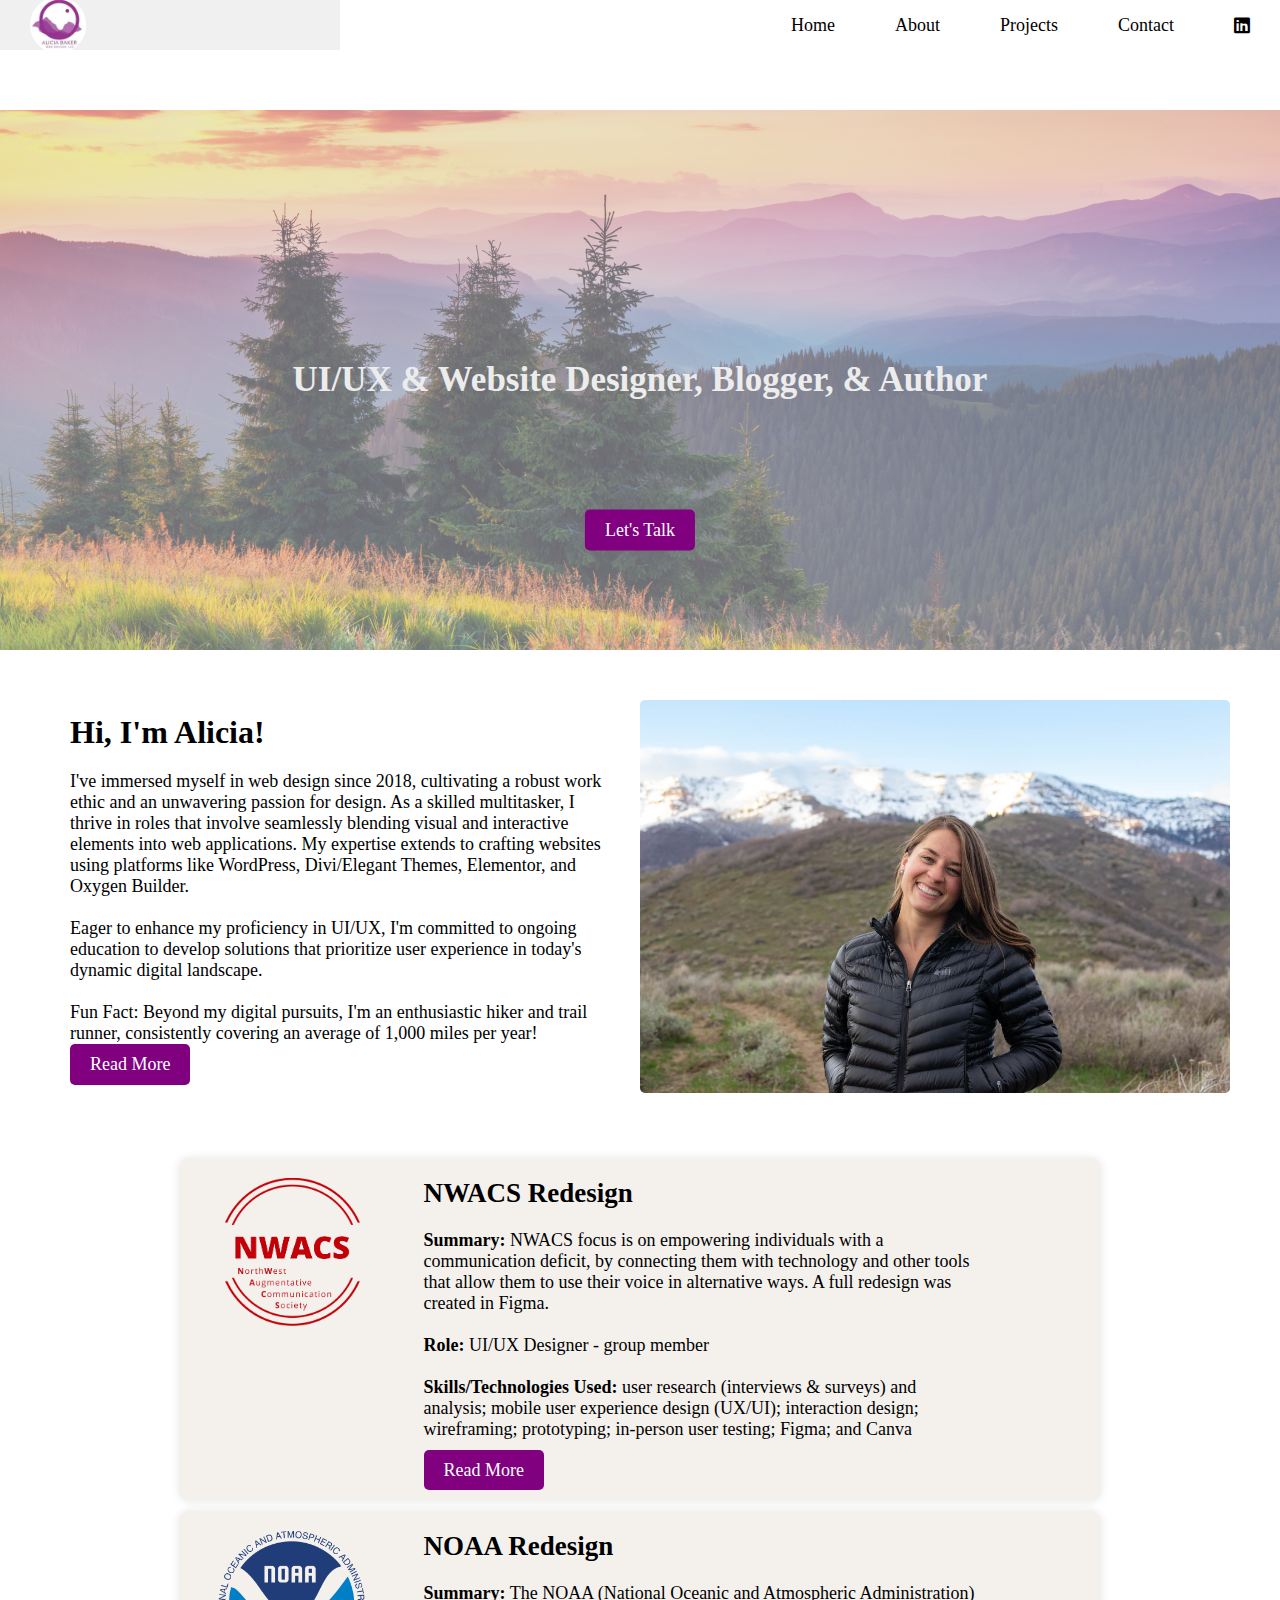
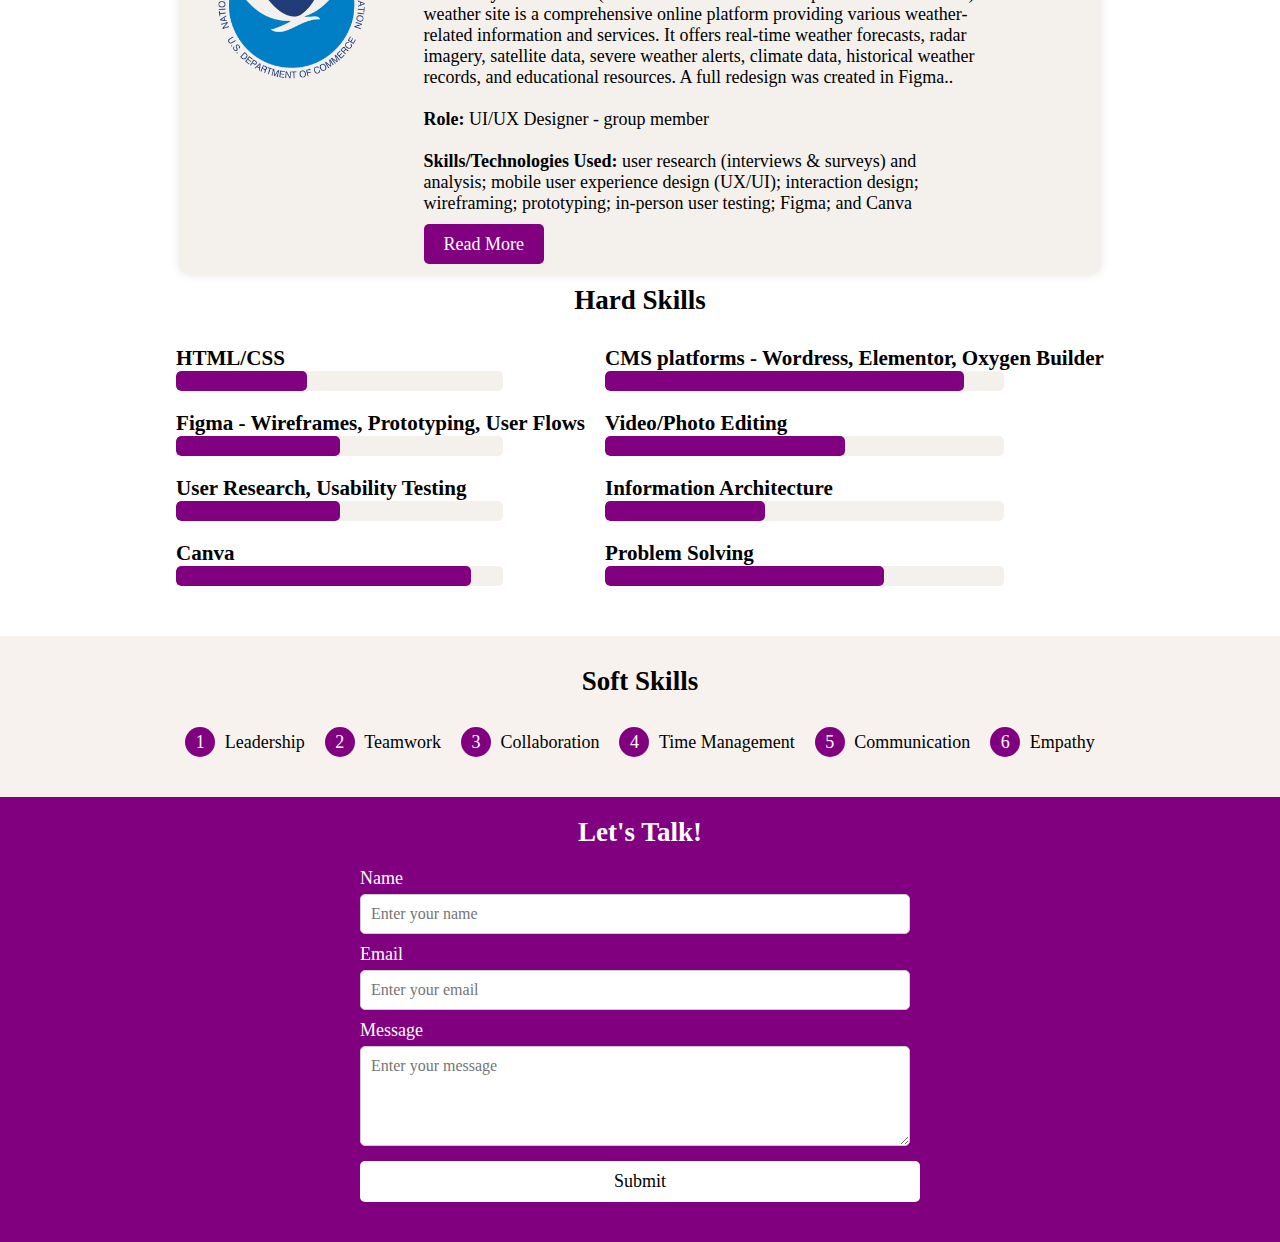
<file: index.html>
<!DOCTYPE html>
<html>
<head>
  <meta name="viewport" content="width=device-width, initial-scale=1.0">
  <link href="css/style.css" type="text/css" rel="stylesheet"> 
  <link href="css/index.css" type="text/css" rel="stylesheet">
  <link rel="stylesheet" href="https://cdnjs.cloudflare.com/ajax/libs/font-awesome/6.0.0-beta3/css/all.min.css">

</head>
<body>
<!-- NAV/HERO SECTION--> 
  <header class="header-main">
    
    <!-- MOBILE MENU -->
    <nav>
      <ul class="sidebar">
        <li onclick=hideSidebar()><a href="#"><svg xmlns="http://www.w3.org/2000/svg" height="26" viewBox="0 96 960 960" width="26"><path d="m249 849-42-42 231-231-231-231 42-42 231 231 231-231 42 42-231 231 231 231-42 42-231-231-231 231Z"/></svg></a></li>
        <li><a href="#">Home</a></li>
        <li><a href="#">About</a></li>
        <li><a href="case-study-1.html">Projects</a></li>
        <li><a href="#">Contact</a></li>
        <li><a href="https://www.linkedin.com/in/alicia-baker/" class="social-icon"><i class="fab fa-linkedin"></i></a></li>

      </ul>
      <!-- REG MENU -->
      <ul>
        <li><a href="#"><img src="images/ab-logo-circle.png" alt="Logo" width="20%"></a></li>
        <li class="hideOnMobile"><a href="#">Home</a></li>
        <li class="hideOnMobile"><a href="#">About</a></li>
        <li class="hideOnMobile"><a href="case-study-1.html">Projects</a></li>
        <li class="hideOnMobile"><a href="#">Contact</a></li>
        <li><a href="https://www.linkedin.com/in/alicia-baker/" class="social-icon"><i class="fab fa-linkedin"></i></a></li>

        <li class="menu-button" onclick=showSidebar()><a href="#"><svg xmlns="http://www.w3.org/2000/svg" height="26" viewBox="0 96 960 960" width="26"><path d="M120 816v-60h720v60H120Zm0-210v-60h720v60H120Zm0-210v-60h720v60H120Z"/></svg></a></li>
      </ul>
    </nav>
  
      <!-- HERO IMAGE -->
      <main>
        <div class="main-intro">
          <div class="overlay"></div>
          <h1>UI/UX & Website Designer, Blogger, & Author</h1>
          <a href="#" class="cta-button">Let's Talk</a>
        </div>

<!-- ABOUT SECTION--> 
<div class="home-page"></div>
        <div class="container-about">
          <section class="text-and-image">
            <div class="text">
              <h2>Hi, I'm Alicia!</h2>
              <p>I've immersed myself in web design since 2018, cultivating a robust work ethic and an unwavering passion for design. As a skilled multitasker, I thrive in roles that involve seamlessly blending visual and interactive elements into web applications. My expertise extends to crafting websites using platforms like WordPress, Divi/Elegant Themes, Elementor, and Oxygen Builder.<br>

                <br>Eager to enhance my proficiency in UI/UX, I'm committed to ongoing education to develop solutions that prioritize user experience in today's dynamic digital landscape.<br>
                
                <br>Fun Fact: Beyond my digital pursuits, I'm an enthusiastic hiker and trail runner, consistently covering an average of 1,000 miles per year!<br></p>
                <a href="about.html" class="learn-button">Read More</a>
              </div>
          
            <div class="image">
              <img src="images/alicia.jpg" alt="Alicia"> 
            </div>
          </section>
        </div>


<!-- CASE STUDIES SECTION--> 
      <div class="container-cs">
        <div class="card">
          <div class="card-image"><img src="images/nwacs.png" alt="NWACS"></div> 
          <div class="content">
            <h2>NWACS Redesign</h2>
            <p><br><b>Summary:</b> NWACS focus is on empowering individuals with a communication deficit, by connecting them with technology and other tools that allow them to use their voice in alternative ways. A full redesign was created in Figma.</b><br>
    <br><b>Role:</b> UI/UX Designer - group member<br>
    <br><b>Skills/Technologies Used:</b> user research (interviews & surveys) and analysis; mobile user experience design (UX/UI); interaction design; wireframing; prototyping; in-person user testing; Figma; and Canva<br></p>
            <a href="case-study-1.html" class="purple-button">Read More</a>
          </div>
        </div>
      </div>

    


      <div class="container-cs">
        <div class="card">
          <div class="card-image"><img src="images/noaa.png" alt="NOAA"></div>
          <div class="content">
            <h2>NOAA Redesign</h2>
            <p><br><b>Summary:</b> The NOAA (National Oceanic and Atmospheric Administration) weather site is a comprehensive online platform providing various weather-related information and services. It offers real-time weather forecasts, radar imagery, satellite data, severe weather alerts, climate data, historical weather records, and educational resources. A full redesign was created in Figma..</b><br>
    <br><b>Role:</b> UI/UX Designer - group member<br>
    <br><b>Skills/Technologies Used:</b> user research (interviews & surveys) and analysis; mobile user experience design (UX/UI); interaction design; wireframing; prototyping; in-person user testing; Figma; and Canva<br></p>
            <a href="case-study-2.html" class="purple-button">Read More</a>
          </div>
        </div>
      </div>
  
</div>

<!-- HARD SKILLS SECTION--> 
<h2 class="skills-title">Hard Skills</h2>
<div class="container-skills">
  <div class="column">
    <div class="progress-container">
      <h3>HTML/CSS</h3>
      <div class="progress-bar" style="width: 80%;">
        <div class="progress" style="width: 40%;"></div>
      </div>
    </div>
    <div class="progress-container">
      <h3>Figma - Wireframes, Prototyping, User Flows</h3>
      <div class="progress-bar" style="width: 80%;">
        <div class="progress" style="width: 50%;"></div>
      </div>
    </div>
    <div class="progress-container">
      <h3>User Research, Usability Testing</h3>
      <div class="progress-bar" style="width: 80%;">
        <div class="progress" style="width: 50%;"></div>
      </div>
    </div>
    <div class="progress-container">
      <h3>Canva</h3>
      <div class="progress-bar" style="width: 80%;">
        <div class="progress" style="width: 90%;"></div>
      </div>
    </div>
  </div>
  <div class="column">
    <div class="progress-container">
      <h3>CMS platforms - Wordress, Elementor, Oxygen Builder</h3>
      <div class="progress-bar" style="width: 80%;">
        <div class="progress" style="width: 90%;"></div>
      </div>
    </div>
    <div class="progress-container">
      <h3>Video/Photo Editing</h3>
      <div class="progress-bar" style="width: 80%;">
        <div class="progress" style="width: 60%;"></div>
      </div>
    </div>
    <div class="progress-container">
      <h3>Information Architecture</h3>
      <div class="progress-bar" style="width: 80%;">
        <div class="progress" style="width: 40%;"></div>
      </div>
    </div>
    <div class="progress-container">
      <h3>Problem Solving</h3>
      <div class="progress-bar" style="width: 80%;">
        <div class="progress" style="width: 70%;"></div>
      </div>
    </div>
  </div>
</div>

<!-- SOFT SKILLS SECTION--> 

<section class="skills-section">
  <h2>Soft Skills</h2>
  <div class="skills-container">
      <div class="skill">
          <span class="skill-number">1</span>
          <span class="skill-name">Leadership</span>
      </div>
      <div class="skill">
          <span class="skill-number">2</span>
          <span class="skill-name">Teamwork</span>
      </div>
      <div class="skill">
          <span class="skill-number">3</span>
          <span class="skill-name">Collaboration</span>
      </div>
      <div class="skill">
          <span class="skill-number">4</span>
          <span class="skill-name">Time Management</span>
      </div>
      <div class="skill">
          <span class="skill-number">5</span>
          <span class="skill-name">Communication</span>
      </div>
      <div class="skill">
          <span class="skill-number">6</span>
          <span class="skill-name">Empathy</span>
      </div>
  </div>
</section>
</main>

<!-- FORM SECTION--> 
<div class="form-container">
  <h2 class="form-title">Let's Talk!</h2>
  <form class="full-width-form">
    <label for="name">Name</label>
    <input type="text" id="name" name="name" placeholder="Enter your name">

    <label for="email">Email</label>
    <input type="email" id="email" name="email" placeholder="Enter your email">

    <label for="message">Message</label>
    <textarea id="message" name="message" placeholder="Enter your message"></textarea>

    <button type="submit">Submit</button>
  </form>
</div>
</div>

<!-- MENU FUNCTION -->
<script>
  function showSidebar(){
    const sidebar = document.querySelector('.sidebar')
    sidebar.style.display = 'flex'
  }
  function hideSidebar(){
    const sidebar = document.querySelector('.sidebar')
    sidebar.style.display = 'none'
  }
</script>
</body>
</html>
</file>
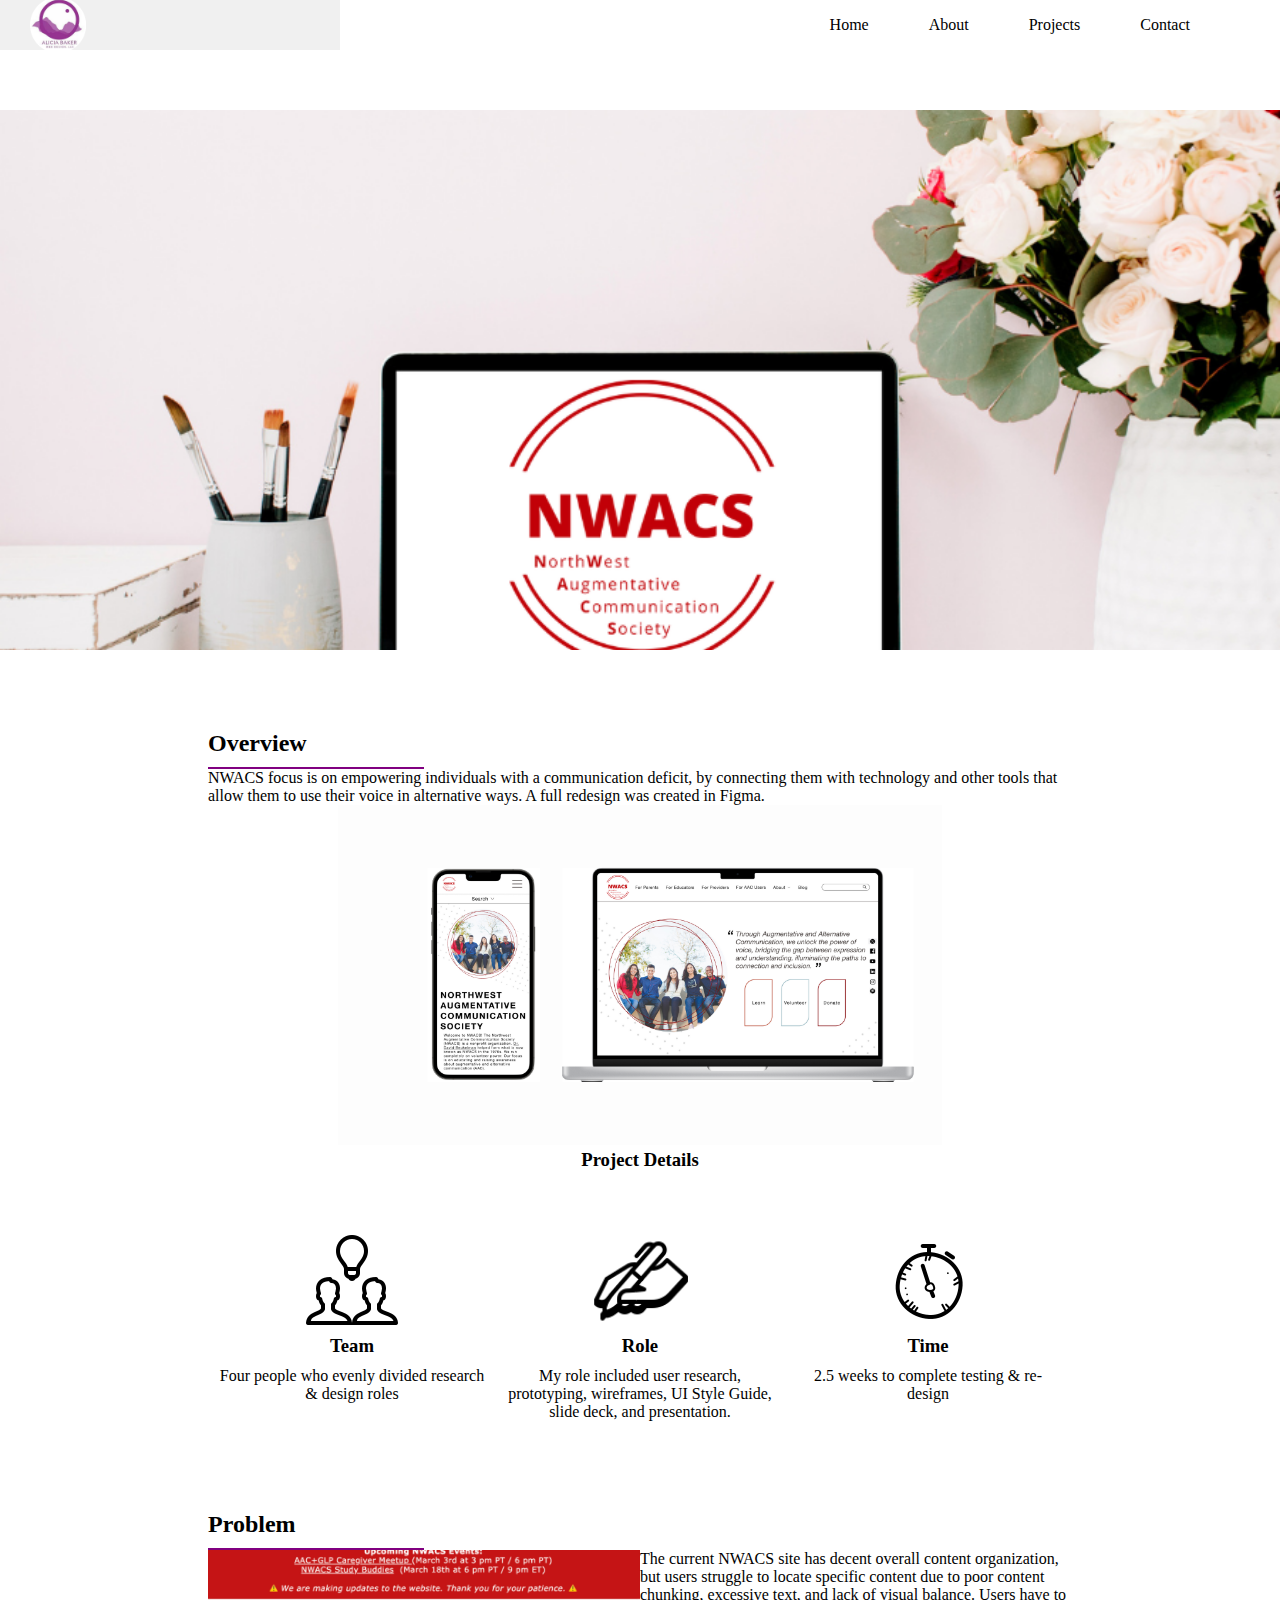
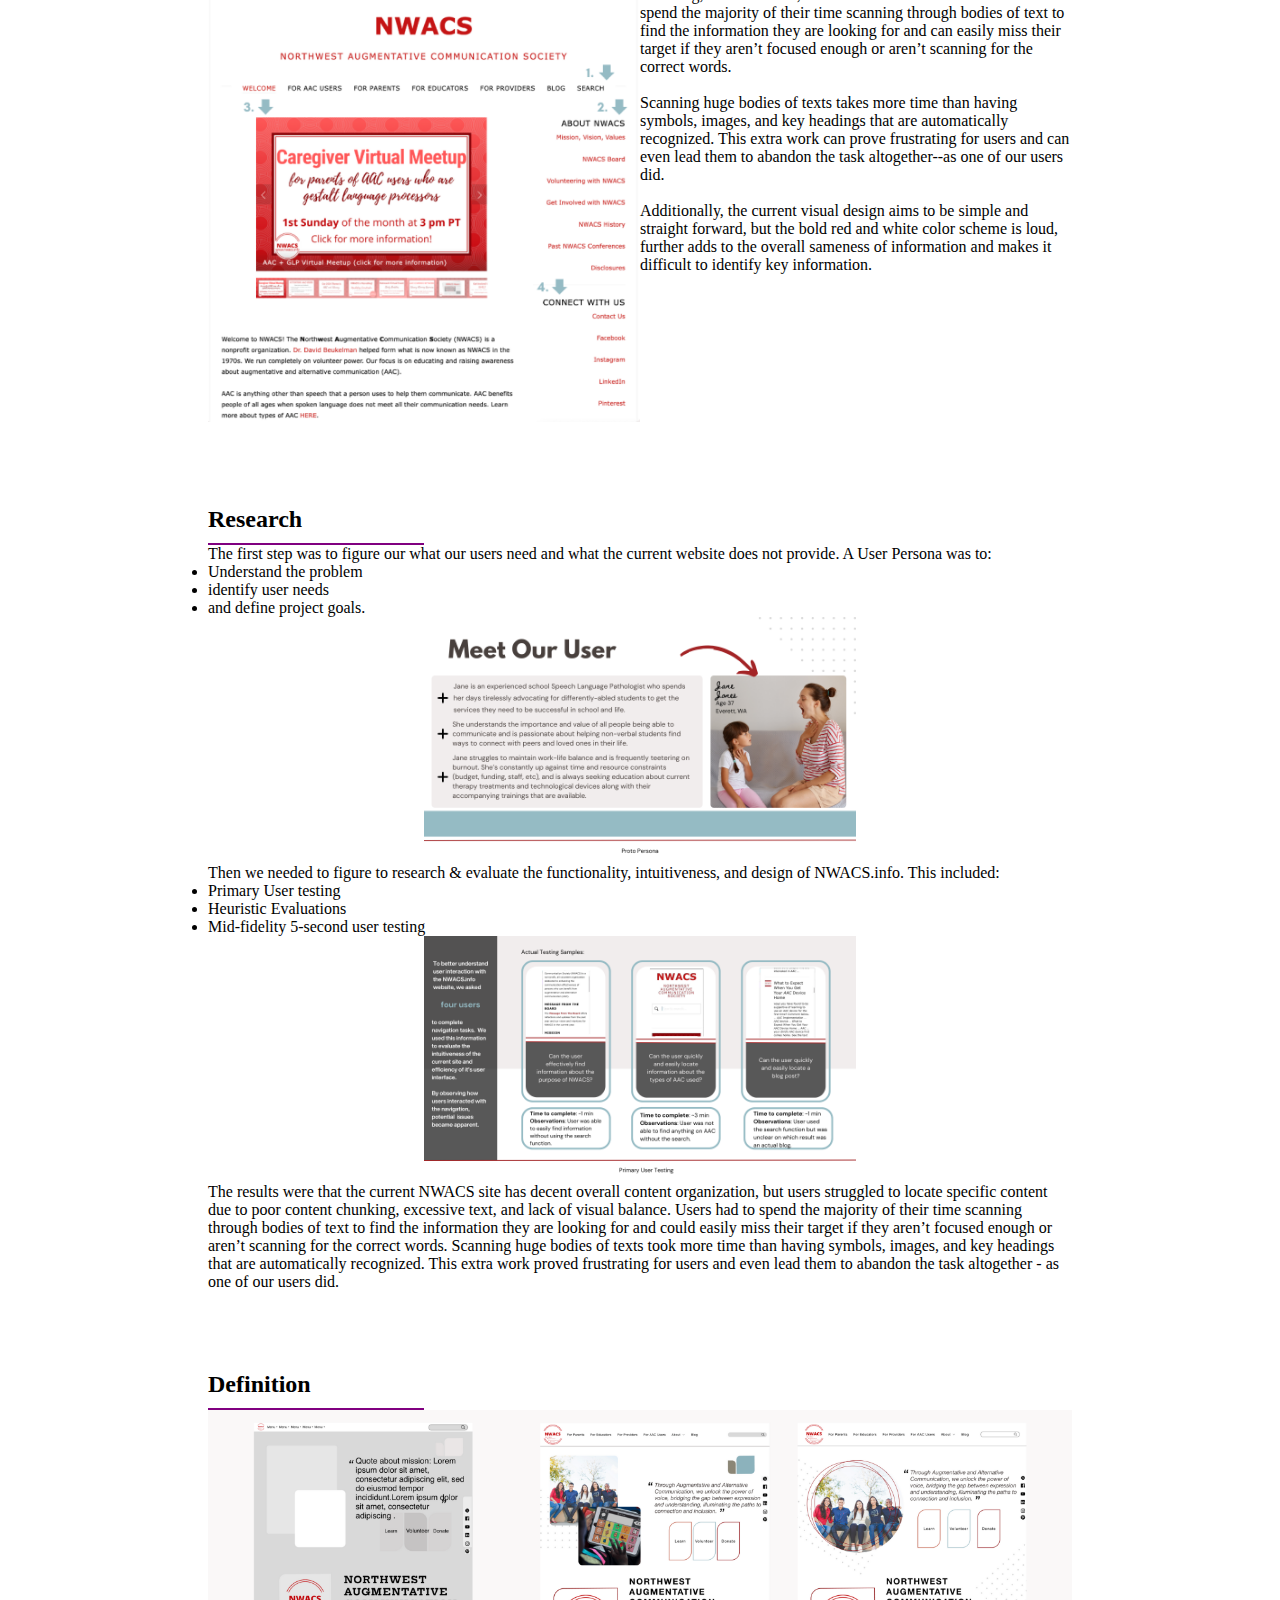
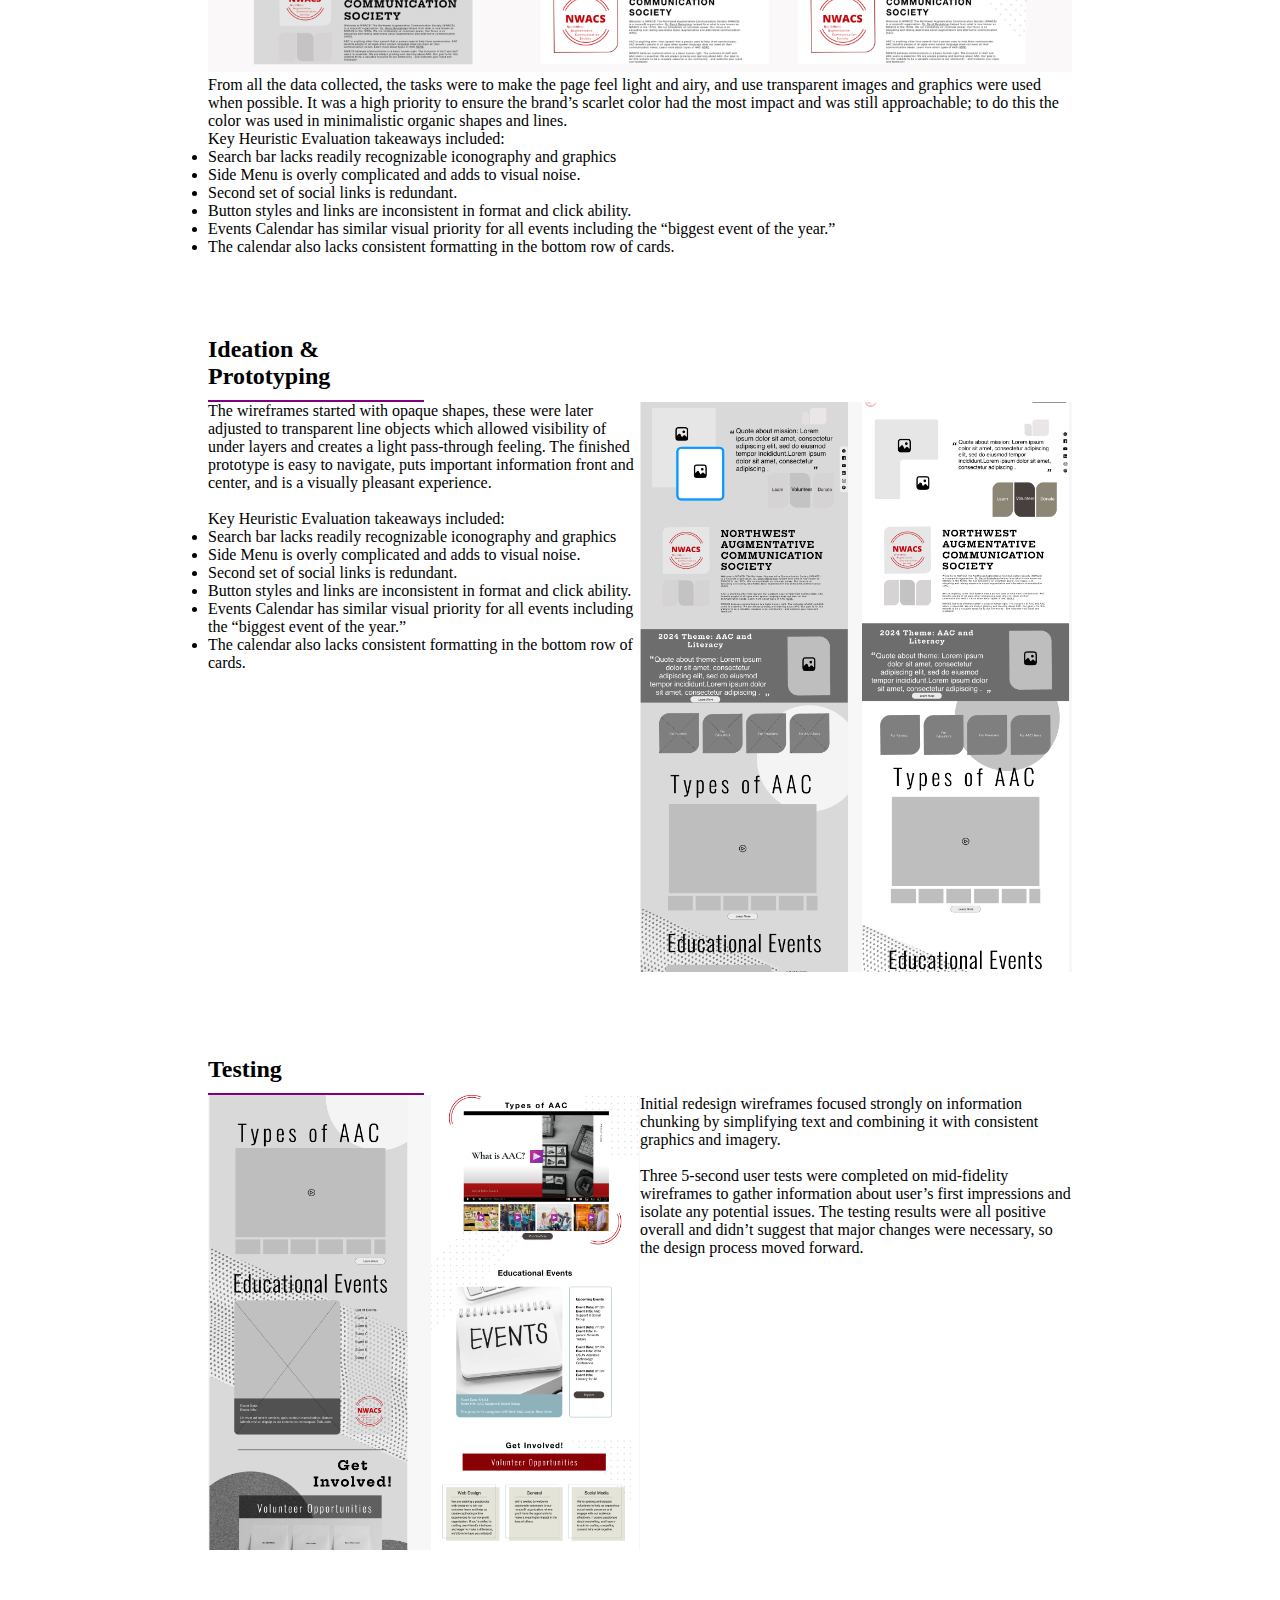
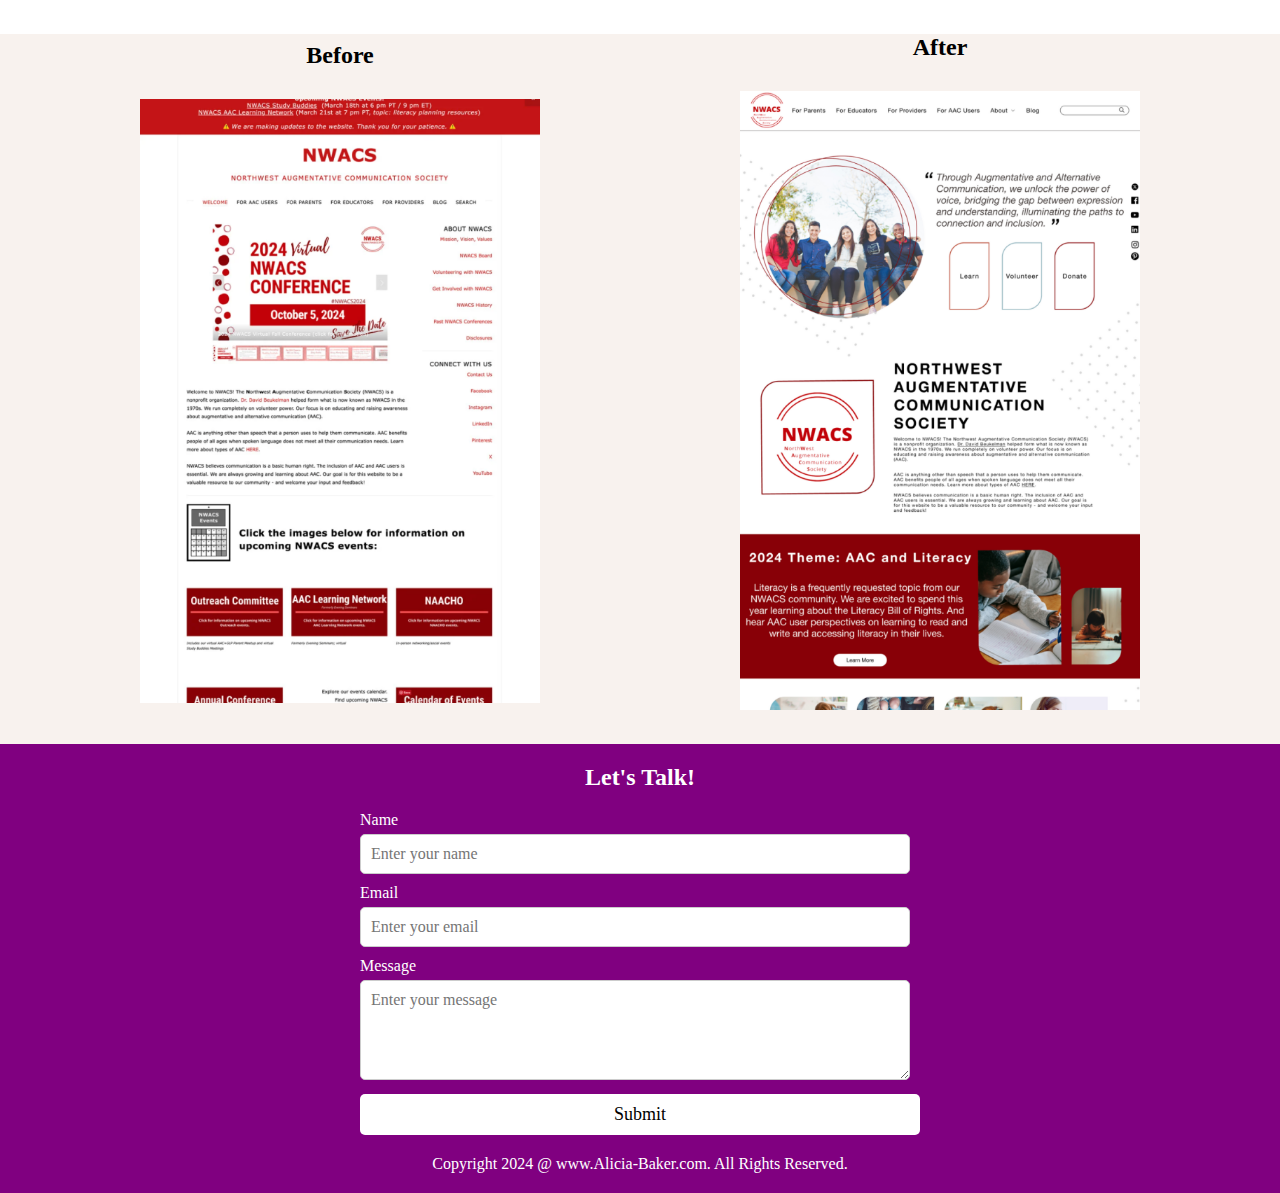
<file: case-study-1.html>
<!DOCTYPE html>
<html>
<head>
  <meta charset="UTF-8">
  <meta name="viewport" content="width=device-width, initial-scale=1.0">
  <link href="css/style.css" type="text/css" rel="stylesheet"> 
  <link href="css/nwacs.css" type="text/css" rel="stylesheet">
</head>

<body>

<!-- NAV/HERO SECTION--> 
<header class="header-main">

   <!-- MOBILE MENU -->
   <nav>
    <ul class="sidebar">
      <li onclick=hideSidebar()><a href="#"><svg xmlns="http://www.w3.org/2000/svg" height="26" viewBox="0 96 960 960" width="26"><path d="m249 849-42-42 231-231-231-231 42-42 231 231 231-231 42 42-231 231 231 231-42 42-231-231-231 231Z"/></svg></a></li>
      <li><a href="index.html">Home</a></li>
      <li><a href="#">About</a></li>
      <li><a href="case-study-1.html">Projects</a></li>
      <li><a href="#">Contact</a></li>
      <li><a href="https://www.linkedin.com/in/alicia-baker/" class="social-icon"><i class="fab fa-linkedin"></i></a></li>

    </ul>
    <!-- REG MENU -->
    <ul>
      <li><a href="#"><img src="images/ab-logo-circle.png" alt="Logo" width="20%"></a></li>
      <li class="hideOnMobile"><a href="index.html">Home</a></li>
      <li class="hideOnMobile"><a href="#">About</a></li>
      <li class="hideOnMobile"><a href="case-study-1.html">Projects</a></li>
      <li class="hideOnMobile"><a href="#">Contact</a></li>
      <li><a href="https://www.linkedin.com/in/alicia-baker/" class="social-icon"><i class="fab fa-linkedin"></i></a></li>

      <li class="menu-button" onclick=showSidebar()><a href="#"><svg xmlns="http://www.w3.org/2000/svg" height="26" viewBox="0 96 960 960" width="26"><path d="M120 816v-60h720v60H120Zm0-210v-60h720v60H120Zm0-210v-60h720v60H120Z"/></svg></a></li>
    </ul>
  </nav>
</header>

<!-- HERO IMAGE -->
<main>
  <div class="main-intro">
    <div class="overlay"></div>
  </div>

<!-- OVERVIEW SECTION--> 
<div class="home-page">
  <div class="problem-section">
  
    <h2>Overview</h2>
    <p>NWACS focus is on empowering individuals with a communication deficit, by connecting them with technology and
      other tools that allow them to use their voice in alternative ways. A full redesign was created in Figma.</p>
      <div class="text-with-image">
        <img src="images/nwacs-overview.png" alt="Overview" style="width: 70%;">
      </div>
      <h3 class="team-title">Project Details</h3>
      <div class="container">
        <div class="column">
          <img src="images/icons8-team-100.png" alt="Icon 1">
          <h3>Team</h3>
          <p>Four people who evenly divided research & design roles</p>
        </div>
      
        <div class="column">
          <img src="images/icons8-write-96.png" alt="Icon 2">
          <h3>Role</h3>
          <p>My role included user research, prototyping, wireframes, UI Style Guide, slide deck, and presentation.</p>
        </div>
      
        <div class="column">
          <img src="images/icons8-time-100.png" alt="Icon 3">
          <h3>Time</h3>
          <p>2.5 weeks to complete testing & re-design</p>
        </div>
      </div>

  </div>

  <!-- PROBLEM SECTION -->
<section class="problem-section">
  <h2>Problem</h2>
  <div class="centered-columns">
    <div class="column-image">
      <img src="images/nwacs-heuristics.png" alt="Heuristics" style="width: 100%;">
    </div>
    <div class="column-text">
      <p>The current NWACS site has decent overall content organization, but users struggle to locate specific content due to poor content chunking, excessive text, and lack of visual balance.  Users have to spend the majority of their time scanning through bodies of text to find the information they are looking for and can easily miss their target if they aren’t focused enough or aren’t scanning for the correct words.</br>

      </br>Scanning huge bodies of texts takes more time than having symbols, images, and key headings that are automatically recognized.  This extra work can prove frustrating for users and can even lead them to abandon the task altogether--as one of our users did.</br>
        
    </br>Additionally, the current visual design aims to be simple and straight forward, but the bold red and white color scheme is loud, further adds to the overall sameness of information and makes it difficult to identify key information.</p>
    </div>
  </div>
</section>

<!-- RESEARCH PROCESS -->
<section class="problem-section">
  <h2>Research</h2>
  <div class="text-only">
    <p>The first step was to figure our what our users need and what the current website does not provide. A User Persona was to:</p>
    <ul>
      <li>Understand the problem</li>
      <li>identify user needs</li>
      <li>and define project goals.</li>
    </ul>
    <div class="text-with-image">
      <img src="images/4.png" alt="Proto Persona" style="width: 50%;">
    </div>
    <p>Then we needed to figure to research & evaluate the functionality, intuitiveness, and design of NWACS.info. This
      included:</p>
    <ul>
      <li>Primary User testing</li>
      <li>Heuristic Evaluations</li>
      <li>Mid-fidelity 5-second user testing</li>
    </ul>
    <div class="text-with-image">
      <img src="images/6.png" alt="Proto Persona" style="width: 50%;">
    </div>

    <p>The results were that the current NWACS site has decent overall content organization, but users struggled to
      locate specific content
      due to poor content chunking, excessive text, and lack of visual balance. Users had to spend the majority of
      their time scanning through bodies of text to find the information they are looking for and could easily miss
      their target if they aren’t focused enough or aren’t scanning for the correct words. Scanning huge bodies of
      texts took more time than having symbols, images, and key headings that are automatically recognized. This extra
      work proved frustrating for users and even lead them to abandon the task altogether - as one of our users did.
    </p>
  </div>
</section>

<!-- DEFINITION PROCESS -->
<section class="problem-section">
  <h2>Definition</h2>
  <div class="text-with-image">
    <img src="images/nwacs-3step-hero.png" alt="Hero 3 Steps">
  </div>
  <p>From all the data collected, the tasks were to make the page feel light and airy, and use transparent images and
    graphics were used when possible. It was a high priority to ensure the brand’s scarlet color had the most impact and
    was still approachable; to do this the color was used in minimalistic organic shapes and lines.</br>

  <p>Key Heuristic Evaluation takeaways included:</p>
  <ul>
    <li>Search bar lacks readily recognizable iconography and graphics</li>
    <li>Side Menu is overly complicated and adds to visual noise.</li>
    <li>Second set of social links is redundant.</li>
    <li>Button styles and links are inconsistent in format and click ability.</li>
    <li>Events Calendar has similar visual priority for all events including the “biggest event of the year.”</li>
    <li>The calendar also lacks consistent formatting in the bottom row of cards.</li>
  </ul>
</section>

<!-- IDEATION PROCESS -->
<section class="problem-section">
  <h2>Ideation & Prototyping</h2>
  <div class="centered-columns">
    <div class="column-text">
      <p>The wireframes started with opaque shapes, these were later adjusted to transparent line objects which allowed
        visibility of under layers and creates a light pass-through feeling. The finished prototype is easy to navigate,
        puts important information front and center, and is a visually pleasant experience.</p></br>
      <p>Key Heuristic Evaluation takeaways included:</p>
      <ul>
        <li>Search bar lacks readily recognizable iconography and graphics</li>
        <li>Side Menu is overly complicated and adds to visual noise.</li>
        <li>Second set of social links is redundant.</li>
        <li>Button styles and links are inconsistent in format and click ability.</li>
        <li>Events Calendar has similar visual priority for all events including the “biggest event of the year.”</li>
        <li>The calendar also lacks consistent formatting in the bottom row of cards.</li>

      </ul>
    </div>
    <div class="column-image">
      <img src="images/ideation-process.png" alt="Heuristics" style="width: 100%;">
    </div>
  </div>
</section>



<!-- TESTING PROCESS -->
<section class="problem-section">
  <h2>Testing</h2>
  <div class="centered-columns">
    <div class="column-image">
      <img src="images/testing-nwacs.png" alt="Heuristics" style="width: 100%;">
    </div>
    <div class="column-text">
      <p>Initial redesign wireframes focused strongly on information chunking by simplifying text and combining it with
        consistent graphics and imagery.</br>

        </br>Three 5-second user tests were completed on mid-fidelity wireframes to gather information about user’s
        first impressions and isolate any potential issues. The testing results were all positive overall and didn’t
        suggest that major changes were necessary, so the design process moved forward.</p>
    </div>
    
  </div>
</section>
</div> <!-- last home page div KEEP!-> 


<!-- BEFORE & AFTER -->

<section class="image-section">
  <div class="image-container">
    <h2>Before</h2>
    <img src="images/before-nwacs.png" alt="Before">
  </div>
  <div class="image-container">
    <h2>After</h2>
    <img src="images/after-nwacs.png" alt="After">
  </div>
</section>



<!-- FORM SECTION--> 
<div class="form-container">
  <h2 class="form-title">Let's Talk!</h2>
  <form class="full-width-form">
    <label for="name">Name</label>
    <input type="text" id="name" name="name" placeholder="Enter your name">

    <label for="email">Email</label>
    <input type="email" id="email" name="email" placeholder="Enter your email">

    <label for="message">Message</label>
    <textarea id="message" name="message" placeholder="Enter your message"></textarea>

    <button type="submit">Submit</button>
  </form>
  <p class="copyright">
    Copyright 2024 @ www.Alicia-Baker.com. All Rights Reserved.</p>
</div>
</div>

<!-- MENU FUNCTION -->
<script>
  function showSidebar(){
    const sidebar = document.querySelector('.sidebar')
    sidebar.style.display = 'flex'
  }
  function hideSidebar(){
    const sidebar = document.querySelector('.sidebar')
    sidebar.style.display = 'none'
  }
</script>
</body>
</html>
</file>
<file: css/style.css>
/* ENTIRE SITE */
body {
  background-color: white;
  font-family: 'Montserrat';font-size: 16px;
}

.home-page {
  width: 80%;
  margin: 0 auto; 
  text-align: center; 
}

/* NAVBAR SECTION */ 
*{
  margin: 0;
  padding: 0;
}
body{
  min-height: 50vh;
  font-family: 'Segoe UI', Tahoma, Geneva, Verdana, sans-serif;
}
nav{
  background-color: white;
}
nav ul{
  width: 100%;
  list-style: none;
  display: flex;
  justify-content: flex-end;
  align-items: center;
}
nav li{
  height: 50px;
}
nav a{
  height: 100%;
  padding: 0 30px;
  text-decoration: none;
  display: flex;
  align-items: center;
  color: black;
}
nav a:hover{
  background-color: #f0f0f0;
}

nav li:first-child{
  margin-right: auto;
}
.sidebar{
  position: fixed;
  top: 0; 
  right: 0;
  height: 100%;
  width: 250px;
  background-color: white;
  backdrop-filter: blur(12px);
  list-style: none;
  display: none;
  flex-direction: column;
  align-items: flex-start;
  justify-content: flex-start;
  z-index: 999;
}
.sidebar li{
  width: 100%;
}
.sidebar a{
  width: 100%;
}
.menu-button{
  display: none;
}
@media(max-width: 800px){
  .hideOnMobile{
    display: none;
  }
  .menu-button{
    display: block;
  }
}
@media(max-width: 400px){
  .sidebar{
    width: 100%;
    
  }

}

/* ABOUT ME SECTION */
.container-about {
  max-width: 1200px; 
  margin: 0 auto;
  padding: 0 50px; 
}

.text-and-image {
  display: grid;
  grid-template-columns: 1fr  1fr;
  align-items: center;
  padding: 50px 0;
}


.text {
  flex: 1;
  padding: 0 20px;
  font-family: 'Montserrat';font-size: 18px;
}

.text h2 {
  margin-bottom: 20px;
  font-family: 'Montserrat';font-size: 32px;
}

.image {
  flex: 1;
  text-align: center;
}

.image img {
  max-width: 100%;
  height: auto;
  border-radius: 5px;
}

.learn-more {
  display: block;
  margin: 20px auto;
  padding: 10px 20px;
  background-color: purple;
  color: white;
  border: none;
  border-radius: 5px;
  cursor: pointer;
  transition: background-color 0.3s ease;
}

.learn-button {
  background-color: purple;
  color: white;
  padding: 10px 20px;
  border: none;
  border-radius: 5px;
  cursor: pointer;
  transition: background-color 0.3s ease;
  text-decoration: none;
  display: inline-block;
}

.learn-button:hover {
  background-color: #a5668b;
  color: white;
}

@media only screen and (max-width: 600px) {
  .text-and-image {
    grid-template-columns: 1fr;
}
  .learn-button {
    margin: 10px;
  }
}

/* PROJECTS SECTION */
.container-cs {
  max-width: 80%;
  margin: 0 auto;
  padding: 0 20px; 
}

.card {
  display: flex;
  flex-direction: column; /* Stack elements vertically on mobile */
  width: 100%;
  background-color: #F4F1ED;
  border-radius: 10px;
  box-shadow: 0 0 10px rgba(0, 0, 0, 0.1);
  overflow: hidden;
  margin-bottom: 40px; 
}

.card img {
  width: 80%; /* Allow the image to fill its container */
  max-width: 100%; /* Ensure the image doesn't overflow its container */
  height: auto;
  display: grid; /* centers image w justified content below*/
  justify-content: center;
  margin: 0 auto; /* centers image when using display block */
}

.content {
  padding: 20px;
}

.content h2 {
  margin-top: 0;
}

.content p {
  margin-bottom: 20px;
}

.purple-button {
  background-color: purple;
  color: white;
  padding: 10px 20px;
  border: none;
  border-radius: 5px;
  cursor: pointer;
  text-decoration: none;
  transition: background-color 0.3s ease;
}

.purple-button:hover {
  background-color: #a5668b;
  color: white;
}

/* CSS for mobile responsiveness */
@media (min-width: 768px) {
  .card {
    width: 90%; /* Adjust width for smaller screens */
    margin: 10px auto; /* Center the card */
    flex-direction: row; /* Revert to row layout for larger screens */
  }

  .card-image {
    width: 20%; /* Set a fixed width for the image on larger screens */
    padding: 20px;
  }

  .content {
    width: 60%; /* Set a width for the content on larger screens */
    padding: 20px;
  }
}



/* HARD SKILLS SECTION */

.container-skills {
  display: flex;
  justify-content: center;
  margin: 0 20px;
  padding: 20px 0;

}

.column {
  padding: 10px;
  background-color: white;
}

.progress-container {
  text-align: left;
  margin-bottom: 20px;
}

.progress-bar {
  background-color: #F4F1ED;
  border-radius: 5px;
  overflow: hidden;
}

.progress {
  background-color: purple;
  height: 20px;
  border-radius: 5px;
}
.skills-title {
  text-align: center;
}


/* SOFT SKILLS SECTION */
.skills-section {
  text-align: center;
  font-family: 'Montserrat';
  font-size: 18px;
  background-color: #f8f2ee;
  padding: 30px; /* Reduce padding for smaller screens */
}

.skills-container {
  display: flex;
  flex-wrap: wrap; /* Allow skills to wrap to the next line on smaller screens */
  justify-content: center;
  align-items: center;
  margin-top: 20px;
}

.skill {
  margin: 10px; /* Add some spacing between skills */
}

.skill-number {
  display: inline-block;
  width: 30px;
  height: 30px;
  background-color: purple;
  border-radius: 50%;
  color: white;
  line-height: 30px;
  text-align: center;
}

.skill-name {
  margin-left: 5px;
}

/* CSS for mobile responsiveness */
@media (max-width: 768px) {
  .skills-container {
      flex-direction: column; /* Stack skills vertically on smaller screens */
  }

  .skill {
      margin: 10px auto; /* Center each skill horizontally on smaller screens */
  }
}




/* FORM SECTION */

body {
  margin: 0;
  padding: 0;
  font-family: 'Montserrat';font-size: 18px;
}

.form-container {
  background-color: purple;
  padding: 20px;
}

.full-width-form {
  width: 100%;
  max-width: 600px; /* Set max-width to prevent form from becoming too wide */
  margin: 0 auto; /* Center the form horizontally */
  background-color: purple; /* Background color purple */
  color: white; /* Text color white */
  padding: 20px;
  box-sizing: border-box;
}

.full-width-form label {
  display: block;
  margin-bottom: 5px;
}

.full-width-form input[type="text"],
.full-width-form input[type="email"],
.full-width-form textarea {
  width: calc(100% - 10px);
  padding: 10px;
  margin-bottom: 10px;
  border: 1px solid #ccc;
  border-radius: 5px;
  box-sizing: border-box;
  background-color: #fff; /* Input background color white */
  font-family: 'Montserrat';font-size: 16px;
}

.full-width-form textarea {
  height: 100px; /* Adjust textarea height as needed */
}

.full-width-form button {
  width: 100%;
  padding: 10px;
  background-color: white;
  color: black;
  border: none;
  border-radius: 5px;
  cursor: pointer;
  transition: background-color 0.3s ease;
  font-family: 'Montserrat';font-size: 18px;
}

.full-width-form button:hover {
  background-color: #A5668B;
  color: white;
}
.form-title {
  text-align: center;
  color: white;
}
</file>
<file: css/index.css>
/* HEROSECTION */
 main .main-intro {
    width: 100%;
    height: 60vh;
    background-color: purple;
    margin-top: 60px;
    background-image: url(/images/mountain.png);
    background-size: cover;
    background-repeat: no-repeat;
    background-position: center;
    display: flex;
    justify-content: center;
    align-items: center;
  }
  .overlay {
    position: absolute;
    width: 100%;
    height: 60vh;
    background-color: rgba(217, 217, 217, 0.5); 
  }

  main .main-intro h1 {
    font-size: 35px;
    line-height: 106px;
    color: white;
  }
  
  main .main-into p {
    font-size: 18px;
    line-height: 30px;
    text-align: center;
    color: white;
  }
  
  
  main .main-intro a {
    font-size: 18px;
    display: block;
    background-color: purple;
    padding: 10px 20px;
    width: fit-content;
    margin-top: 30px;
    text-decoration: none;
    color: white;
  }

  .cta-button {
    position: absolute;
    left: 50%;
    top: 500px;
    transform: translate(-50%, -50%);
    background-color: purple;
    color: white;
    padding: 10px 20px;
    border: none;
    border-radius: 5px;
    cursor: pointer;
  }
  
  .cta-button:hover {
    background-color: #a5668b;
    color: white;
  }
</file>
<file: css/nwacs.css>
/* HEROSECTION - NWACS */
body {
    background-color: white;
    font-family: 'Montserrat';font-size: 16px;
  }


  .home-page {
    width: 80%; /* Adjust the width as needed */
    margin: 0 auto; /* Set left and right margins to auto */
    text-align: center; /* Optionally center-align inline elements */
  }


main .main-intro {
    width: 100%;
    height: 60vh;
    background-color: purple;
    margin-top: 60px;
    background-image: url(../images/nwacs-hero.png);
    background-size: cover;
    background-repeat: no-repeat;
    background-position: center;
    display: flex;
    justify-content: center;
    align-items: center;
  }
  /* .overlay {
    position: absolute;
    width: 100%;
    height: 60vh;
    background-color: rgba(217, 217, 217, 0.5); 
  } */

  main .main-intro h1 {
    font-size: 35px;
    line-height: 106px;
    color: black;
  }
  
  main .main-into p {
    font-size: 18px;
    line-height: 30px;
    text-align: center;
    color: white;
  }
  
  
  main .main-intro a {
    font-size: 18px;
    display: block;
    background-color: purple;
    padding: 10px 20px;
    width: fit-content;
    margin-top: 30px;
    text-decoration: none;
    color: white;
  }

  .cta-button {
    position: absolute;
    left: 50%;
    top: 500px;
    transform: translate(-50%, -50%);
    background-color: purple;
    color: white;
    padding: 10px 20px;
    border: none;
    border-radius: 5px;
    cursor: pointer;
  }
  
  .cta-button:hover {
    background-color: #a5668b;
    color: white;
  }
  
  /* PROBLEM SECTION */

  .problem-section {
    text-align: left;
    margin: 80px;
  }
  
  .problem-section h2 {
    border-bottom: 2px solid purple;
    padding-bottom: 10px;
    width: 25%;
  }
  
  .centered-columns {
    display: flex;
    flex-wrap: wrap;
    justify-content: center;
    align-items: flex-start; /* Align items to the top */
  }
  
  .column-image,
  .column-text {
    flex: 1; /* Equal width columns */
  }
  
  .column-image img {
    max-width: 100%; /* Ensure images don't exceed their container */
    height: auto; /* Maintain aspect ratio */
  }
  
  /* Adjustments for smaller screens */
  @media only screen and (max-width: 768px) {
    .problem-section {
      margin: 40px;
    }
  
    .problem-section h2 {
      width: 100%;
    }
  
    .centered-columns {
      flex-direction: column; /* Stack columns vertically on small screens */
      align-items: center; /* Center items horizontally */
    }
  
    .column-image,
    .column-text {
      width: 100%; /* Set columns to full width */
      margin-bottom: 20px; /* Add some space between columns */
    }
  }
  


  /* PROJECT DETAILS */
  .container {
    display: flex;
    justify-content: center;
  }
  
  .column {
    width: 50%; /* Adjust column width as needed */
    display: inline-block;
    text-align: center;
  }
  
  .column img {
    width: 100px; /* Adjust icon size as needed */
  }
  
  .column p {
    margin-top: 10px; /* Adjust spacing between icon and sentence */
  }
  .team-title {
    text-align: center;
    margin-bottom: 50px;
  }

  /* DEFINITION PROCESS */

  
  /* DESIGN PROCESS */
  .text-only {
    text-align: left;
  }
  
  .text-with-image {
    text-align: center;
  }
  
  .text-with-image img {
    max-width: 100%; /* Ensure images don't exceed their container */
    height: 0 auto; /* Maintain aspect ratio */
  }

  @media only screen and (max-width: 768px) {
    .problem-section {
      margin: 40px;
    }
  
    .problem-section h2 {
      width: 100%;
    }
  
    .text-with-image img {
      width: 100%; /* Adjust image width for smaller screens */
      height: auto;
    }
  }
  

  /* TESTING PROCESS */

  
  /* BEFORE & AFTER */
  .image-section {
    display: flex;
    justify-content: center;
    margin: 0;
    background-color: #f8f2ee; 
    display: flex;
    justify-content: center;
    align-items: center;
    min-height: 60vh;
  }
  
  .image-container {
    text-align: center;
    margin: 0 100px; 
  }
  
  .image-container h2 {
    margin-bottom: 10px;
    text-decoration: none; 
    color: black; 
  }
  
  .image-container img {
    width: 400px;
    margin-top: 20px; 
    margin-bottom: 30px;
  }
  .title {
    text-align: center; /* Center the title */
  }
  
 /* Media query for smaller screens (e.g., mobile devices) */
@media (max-width: 768px) {
  .image-section {
    flex-direction: column; /* Stack items vertically */
  }

  .image-container {
    margin: 0; /* Remove horizontal margin */
  }
}

/* FORM */
.copyright {
  text-align: center;
  color: white;
}
</file>
